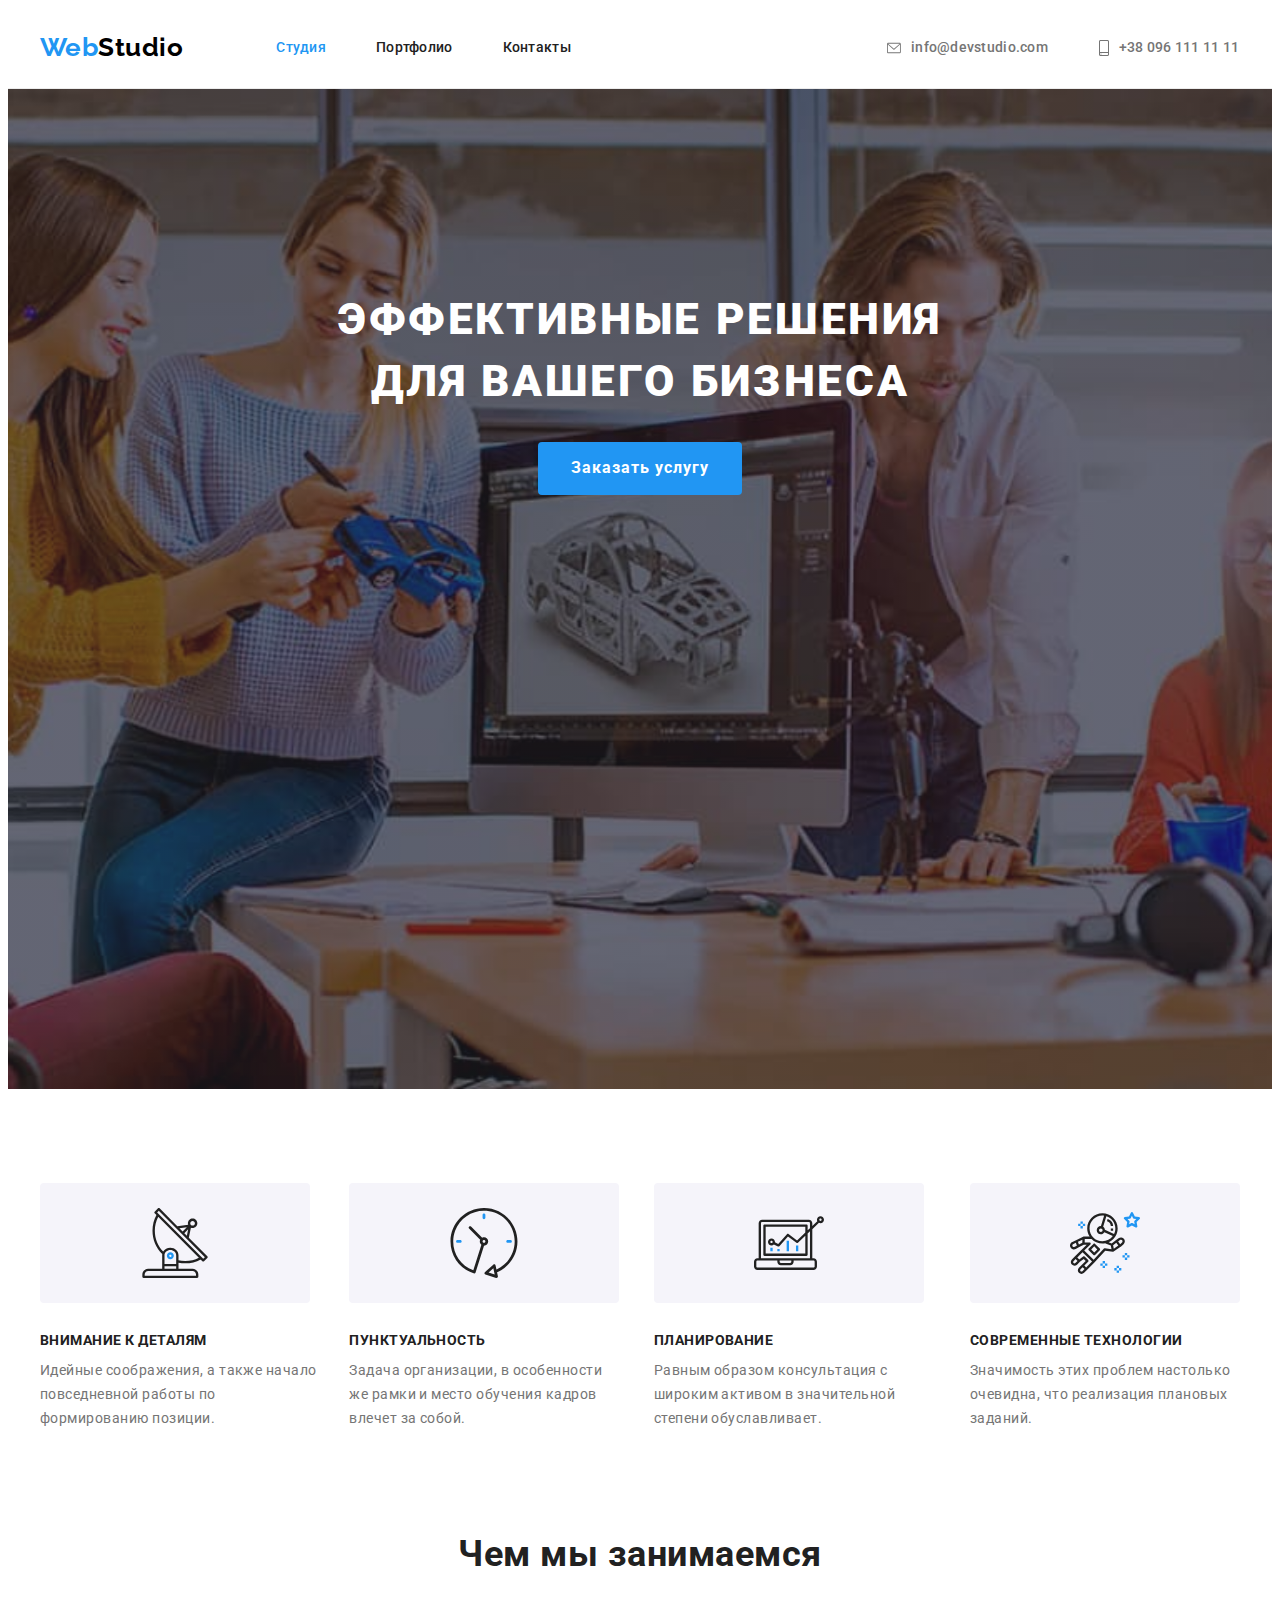
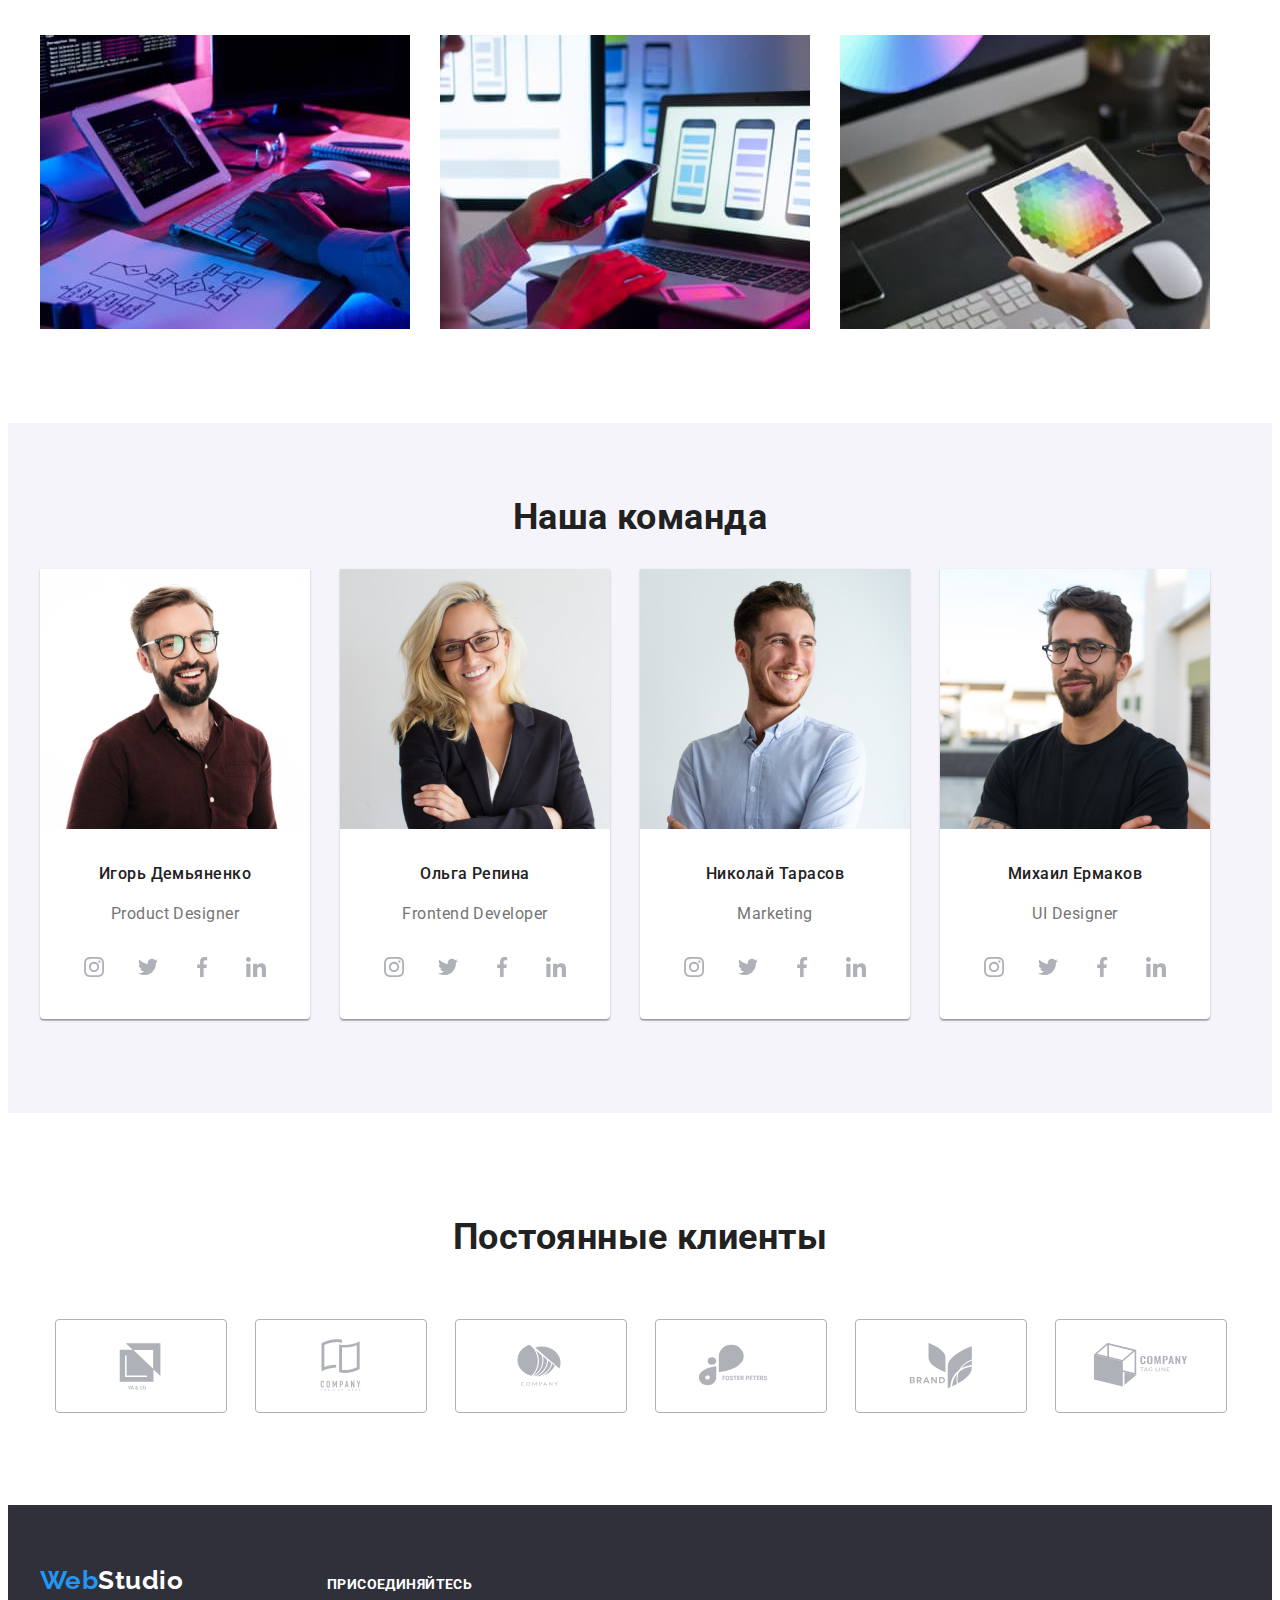
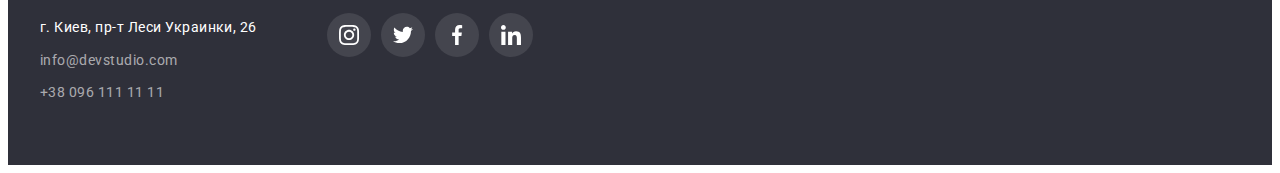
<file: index.html>
<!DOCTYPE html>
<html lang="ru">
<head>
    <meta charset="UTF-8">
    <meta http-equiv="X-UA-Compatible" content="IE=edge">
    <meta name="viewport" content="width=device-width, initial-scale=1.0">
    <link rel="preconnect" href="https://fonts.googleapis.com">
    <link rel="preconnect" href="https://fonts.gstatic.com" crossorigin>
    <link href="https://fonts.googleapis.com/css2?family=Raleway:wght@700&family=Roboto:wght@400;500;700;900&display=swap"
        rel="stylesheet">
    <title>WebStudio</title>
    <link rel="stylesheet" href="https://cdnjs.cloudflare.com/ajax/libs/modern-normalize/1.1.0/modern-normalize.min.css"
        integrity="sha512-wpPYUAdjBVSE4KJnH1VR1HeZfpl1ub8YT/NKx4PuQ5NmX2tKuGu6U/JRp5y+Y8XG2tV+wKQpNHVUX03MfMFn9Q=="
        crossorigin="anonymous" referrerpolicy="no-referrer" />
    <link rel="stylesheet" href="./css/styles.css">
</head>
<body>
    <!-- Шапка -->
    <header class="header">
      <div class="container header-nav">
        <nav class="nav">
            <a href="" class="logo link"><span class="accent">Web</span>Studio</a>
            <ul class="site-nav">
                <li class="item"><a href=""class="link current">Студия</a></li>
                <li class="item"><a href="./portfolio.html"class="link">Портфолио</a></li>
                <li class="item"><a href=""class="link">Контакты</a></li>
            </ul>
        </nav>
            <ul class="contacts">
                <li class="mail-item">
                    <a href="mailtoinfo@devstudio.com" class="mail-link link">
                        <svg class="mail-icon" width="16" height="12">
                            <use href="./images/icons.svg#icon-envelope"></use>
                        </svg>
                    info@devstudio.com</a>
                </li>
                <li class="tel-item">
                    <a href="tel:+380961111111" class="tel-link link">
                        <svg class="tel-icon" width="10" height="16">
                            <use href="./images/icons.svg#icon-smartphone"></use>
                        </svg>
                    +38 096 111 11 11
                    </a>
                </li>
            </ul>  
      </div>
    </header>

<!-- герой -->
<main>
    <section class="hero">
        <div class="container">
        <h1 class="hero-title">Эффективные решения для вашего бизнеса</h1>
        <button type="button" class="hero-button">Заказать услугу</button>
        </div>
    </section>

    <!-- преимущества -->
    <section class="section">
        <div class="container">
        <h2 class="section-features">Преимущества</h2>
        <ul class="features">
         <li class="item">
            <div class="features-link link">
                <svg class="features-icon" width="70" height="70">
                    <use href="./images/icons.svg#icon-antenna"></use>
                </svg>
            </div>
             <h3 class="features-title">Внимание к деталям</h3>
             <p class="features-text">Идейные соображения, а также начало повседневной работы по формированию позиции.</p>
         </li>
         <li class="item">
            <div class="features-link link">
            <svg class="features-icon" width="70" height="70">
                <use href="./images/icons.svg#icon-clock"></use>
            </svg>
            </div>
             <h3 class="features-title">Пунктуальность</h3>
             <p class="features-text">Задача организации, в особенности же рамки и место обучения кадров влечет за собой.</p>
         </li>
         <li class="item">
            <div class="features-link link">
            <svg class="features-icon" width="70" height="70"> 
                <use href="./images/icons.svg#icon-diagram"></use>
            </svg>
            </div>
             <h3 class="features-title">Планирование</h3>
             <p class="features-text">Равным образом консультация с широким активом в значительной степени обуславливает.</p>
         </li>
         <li class="item">
            <div class="features-link link">
            <svg class="features-icon" width="70" height="70">
                <use href="./images/icons.svg#icon-astronaut"></use>
            </svg>
            </div>
             <h3 class="features-title">Современные технологии</h3>
             <p class="features-text">Значимость этих проблем настолько очевидна, что реализация плановых заданий.</p>
         </li>
        </ul>
        </div>
    </section>
    <!-- чем мы занимаемся -->
    <section class="section no-padding-top">
        <div class="container">
        <h2 class="section-title">Чем мы занимаемся</h2>
        <ul class="working">
            <li class="item">
                <img 
                src="./images/img1(1).jpg" 
                alt="img1"
                width="370"
                height="294"
                class="img"/>
            </li>
            <li class="item">
                <img 
                src="./images/box2(1).jpg" 
                alt="img2"
                width="370"
                height="294"/>
            </li>
            <li class="item">
                <img 
                src="./images/box3(1).jpg" 
                alt="img3"
                width="370"
                height="294"/>
            </li>
        </ul>
        </div>
    </section>
<!-- наша команда -->
<section class="team">
    <div class="container">
    <h2 class="team-title">Наша команда</h2>
    <ul class="team-list">
    <li class="team-item">
        <img 
        src="./images/1(1).jpg" 
        alt="Игорь Демьяненко"
        width="270"
        height="260"/>
        <div class="team-container">
        <h3  class="team-hero">Игорь Демьяненко</h3>
        <p lang="en" class="team-text">Product Designer</p>
        <ul class="soc-list">
            <li class="soc-item">
                <a href="" class="soc-link link">
                    <svg class="soc-icon" width="20" height="20">
                        <use href="./images/icons.svg#icon-instagram"></use>
                    </svg>
                </a>
            </li>
            <li class="soc-item">
                <a href="" class="soc-link link">
                    <svg class="soc-icon" width="20" height="20">
                        <use href="./images/icons.svg#icon-twitter"></use>
                    </svg>
                </a>
            </li>
            <li class="soc-item">
                <a href="" class="soc-link link">
                    <svg class="soc-icon" width="20" height="20">
                        <use href="./images/icons.svg#icon-facebook"></use>
                    </svg>
                </a>
            </li>
            <li class="soc-item">
                <a href="" class="soc-link link">
                    <svg class="soc-icon" width="20" height="20">
                        <use href="./images/icons.svg#icon-linkedin"></use>
                    </svg>
                </a>
            </li>
        </ul>
        </div>
    </li>
    <li class="team-item">
        <img 
        src="./images/2(1).jpg" 
        alt="Ольга Репина"
        width="270"
        height="260"/>
        <div class="team-container">
        <h3 class="team-hero">Ольга Репина</h3>
        <p lang="en" class="team-text">Frontend Developer</p>
        <ul class="soc-list">
            <li class="soc-item">
                <a href="" class="soc-link link">
                    <svg class="soc-icon" width="20" height="20">
                        <use href="./images/icons.svg#icon-instagram"></use>
                    </svg>
                </a>
            </li>
            <li class="soc-item">
                <a href="" class="soc-link link">
                    <svg class="soc-icon" width="20" height="20">
                        <use href="./images/icons.svg#icon-twitter"></use>
                    </svg>
                </a>
            </li>
            <li class="soc-item">
                <a href="" class="soc-link link">
                    <svg class="soc-icon" width="20" height="20">
                        <use href="./images/icons.svg#icon-facebook"></use>
                    </svg>
                </a>
            </li>
            <li class="soc-item">
                <a href="" class="soc-link link">
                    <svg class="soc-icon" width="20" height="20">
                        <use href="./images/icons.svg#icon-linkedin"></use>
                    </svg>
                </a>
            </li>
        </ul>
        </div>
    </li>
    <li class="team-item">
        <img 
        src="./images/3(1).jpg" 
        alt="Николай Тарасов"team-item-hero
        width="270"
        height="260"/>
        <div class="team-container">
        <h3 class="team-hero">Николай Тарасов</h3>
        <p lang="en" class="team-text">Marketing</p>
        <ul class="soc-list">
            <li class="soc-item">
                <a href="" class="soc-link link">
                    <svg class="soc-icon" width="20" height="20">
                        <use href="./images/icons.svg#icon-instagram"></use>
                    </svg>
                </a>
            </li>
            <li class="soc-item">
                <a href="" class="soc-link link">
                    <svg class="soc-icon" width="20" height="20">
                        <use href="./images/icons.svg#icon-twitter"></use>
                    </svg>
                </a>
            </li>
            <li class="soc-item">
                <a href="" class="soc-link link">
                    <svg class="soc-icon" width="20" height="20">
                        <use href="./images/icons.svg#icon-facebook"></use>
                    </svg>
                </a>
            </li>
            <li class="soc-item">
                <a href="" class="soc-link link">
                    <svg class="soc-icon" width="20" height="20">
                        <use href="./images/icons.svg#icon-linkedin"></use>
                    </svg>
                </a>
            </li>
        </ul>
        </div>
    </li>
    <li class="team-item">
        <img 
        src="./images/4(1).jpg"
        alt="Михаил Ермаков"
        width="270"
        height="260"/>
        <div class="team-container">
        <h3 class="team-hero">Михаил Ермаков</h3>
        <p lang="en" class="team-text">UI Designer</p>
        <ul class="soc-list">
            <li class="soc-item">
                <a href="" class="soc-link link">
                    <svg class="soc-icon" width="20" height="20">
                        <use href="./images/icons.svg#icon-instagram"></use>
                    </svg>
                </a>
            </li>
            <li class="soc-item">
                <a href="" class="soc-link link">
                    <svg class="soc-icon" width="20" height="20">
                        <use href="./images/icons.svg#icon-twitter"></use>
                    </svg>
                </a>
            </li>
            <li class="soc-item">
                <a href="" class="soc-link link">
                    <svg class="soc-icon" width="20" height="20">
                        <use href="./images/icons.svg#icon-facebook"></use>
                    </svg>
                </a>
            </li>
            <li class="soc-item">
                <a href="" class="soc-link link">
                    <svg class="soc-icon" width="20" height="20">
                        <use href="./images/icons.svg#icon-linkedin"></use>
                    </svg>
                </a>
            </li>
        </ul>
        </div>
    </li>    
    </ul>
    </div>
</section>
<!-- Постоянные клиенты -->
<section class="clients">
    <div class="container">
        <h2 class="section-title">Постоянные клиенты</h2>
        <ul class="clients-list">
            <li class="clients-item">
                <a href="" class="clients-link link">
                    <svg class="clients-icon" width="106" height="60">
                        <use href="./images/icons.svg#icon-Logo1" ></use>
                    </svg>        
                </a>
            </li>
            <li class="clients-item">
                <a href="" class="clients-link link">
                    <svg class="clients-icon" width="106" height="60">
                        <use href="./images/icons.svg#icon-Logo2"></use>
                    </svg>
                </a>
            </li>
            <li class="clients-item">
                <a href="" class="clients-link link">
                    <svg class="clients-icon" width="106" height="60">
                        <use href="./images/icons.svg#icon-Logo3"></use>
                    </svg>
                </a>
        </li>
            <li class="clients-item">
                <a href="" class="clients-link link">
                    <svg class="clients-icon" width="106" height="60">
                        <use href="./images/icons.svg#icon-Logo4"></use>
                    </svg>
                </a>
            </li>
            <li class="clients-item">
                <a href="" class="clients-link link">
                    <svg class="clients-icon" width="106" height="60">
                        <use href="./images/icons.svg#icon-Logo5"></use>
                    </svg>
                </a>
            </li>
            <li class="clients-item">
                <a href="" class="clients-link link">
                    <svg class="clients-icon" width="106" height="60">
                        <use href="./images/icons.svg#icon-Logo6"></use>
                    </svg>
                </a>
        </li>
        </ul>
    </div>
</section>
</main>
<!-- подвал -->
<footer class="footer">
    <div class="container footer-links">
        <div class="logo-contacts">
            <a href="" class="logo-link link"><span class="accent">Web</span>Studio</a>
            <address>
                <ul class="footer-list">
                    <li class="footer-adress">
                        <a href="https://goo.gl/maps/oAPRWy6ZVn6Fgqy29" target="_blank" rel="noopener nofollow noreferrer"
                            class="adress link">г. Киев, пр-т Леси Украинки, 26</a>
                    </li>
                    <li class="footer-mail">
                        <a href="mailtoinfo@devstudio.com" class="contact-mail link">info@devstudio.com</a>
                    </li>
                    <li class="footer-tel">
                        <a href="tel:+380961111111" class="contact-tel link">+38 096 111 11 11</a>
                    </li>
                </ul>
            </address>
        </div>
    <!-- присоединяйтесь -->
    <div class="join">
        <h2 class="join-title">Присоединяйтесь</h2>
        <ul class="join-list">
            <li class="join-item">
                <a href="" class="join-link link">
                    <svg class="join-icon" width="20" height="20">
                        <use href="./images/icons.svg#icon-instagram"></use>
                    </svg>
                </a>
            </li>
            <li class="join-item">
                <a href="" class="join-link link">
                    <svg class="join-icon" width="20" height="20">
                        <use href="./images/icons.svg#icon-twitter"></use>
                    </svg>
                </a>
            </li>
            <li class="join-item">
                <a href="" class="join-link link">
                    <svg class="join-icon" width="20" height="20">
                        <use href="./images/icons.svg#icon-facebook"></use>
                    </svg>
                </a>
            </li>
            <li class="join-item">
                <a href="" class="join-link link">
                    <svg class="join-icon" width="20" height="20">
                        <use href="./images/icons.svg#icon-linkedin"></use>
                    </svg>
                </a>
            </li>
        </ul>
    </div>
    </div>
</footer>
</body>
</html>
</file>
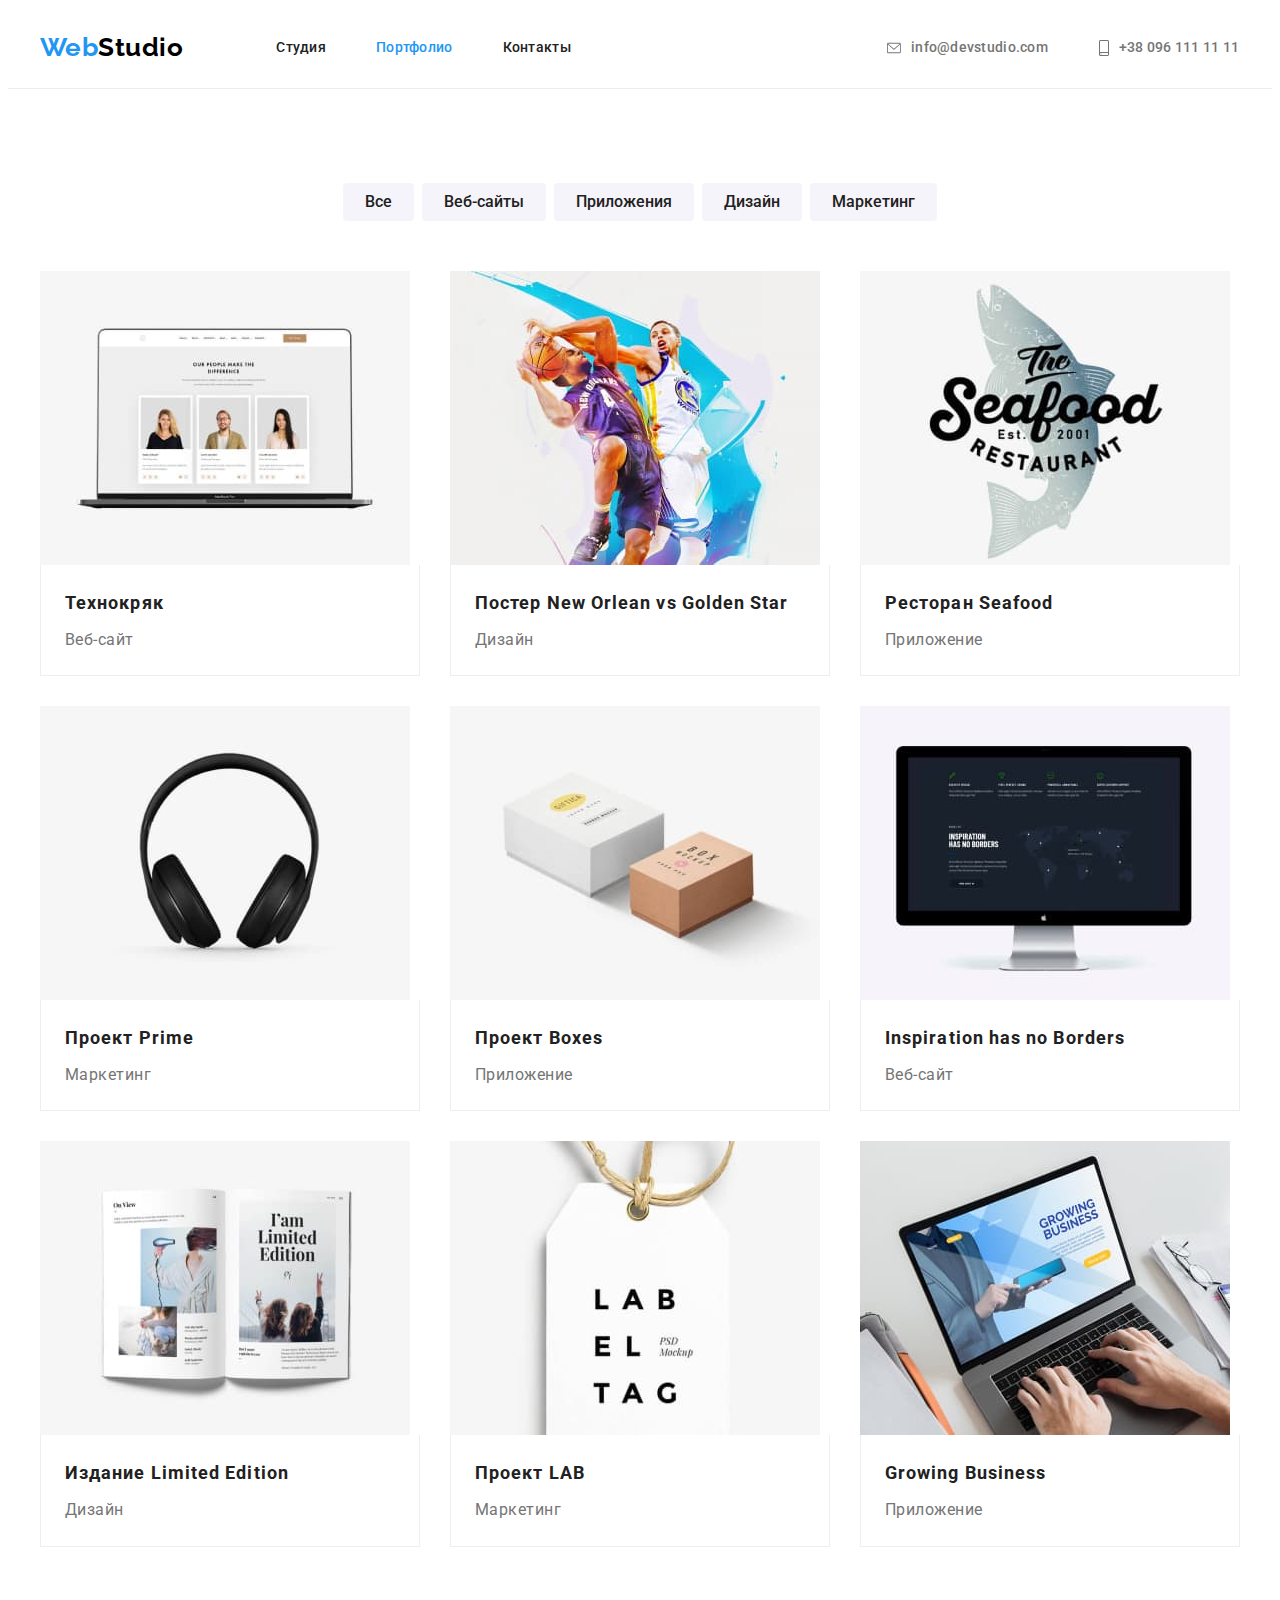
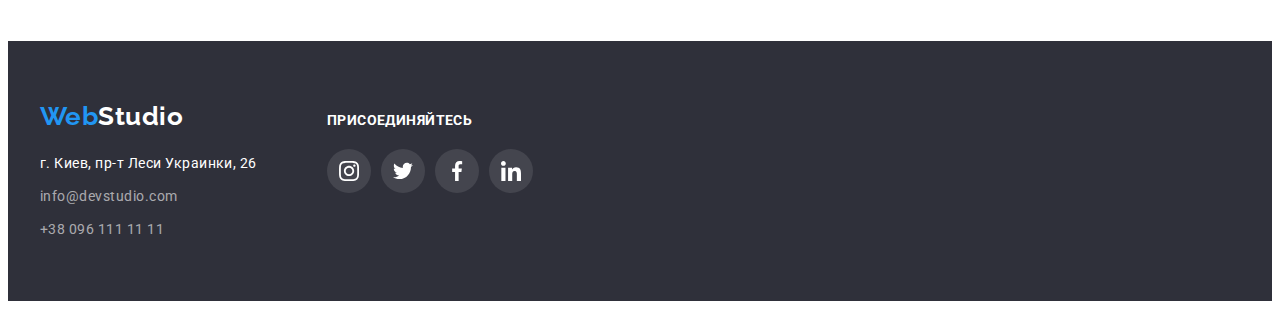
<file: portfolio.html>
<!DOCTYPE html>
<html lang="ru">

<head>
    <meta charset="UTF-8">
    <meta http-equiv="X-UA-Compatible" content="IE=edge">
    <meta name="viewport" content="width=device-width, initial-scale=1.0">
    <link rel="preconnect" href="https://fonts.googleapis.com">
    <link rel="preconnect" href="https://fonts.gstatic.com" crossorigin>
    <link
        href="https://fonts.googleapis.com/css2?family=Raleway:wght@700&family=Roboto:wght@400;500;700;900&display=swap"
        rel="stylesheet">
    <title>WebStudio</title>
    <link rel="stylesheet" href="https://cdnjs.cloudflare.com/ajax/libs/modern-normalize/1.1.0/modern-normalize.min.css"
        integrity="sha512-wpPYUAdjBVSE4KJnH1VR1HeZfpl1ub8YT/NKx4PuQ5NmX2tKuGu6U/JRp5y+Y8XG2tV+wKQpNHVUX03MfMFn9Q=="
        crossorigin="anonymous" referrerpolicy="no-referrer" />
    <link rel="stylesheet" href="./css/styles.css">
</head>
<body>
    <!-- Шапка -->
    <header class="header">
    <div class="container header-nav">
        <nav class="nav">
            <a href="" class="logo link"><span class="accent">Web</span>Studio</a>
            <ul class="site-nav">
                <li class="item"><a href="./index.html" class="link">Студия</a></li>
                <li class="item"><a href="" class="link current">Портфолио</a></li>
                <li class="item"><a href="" class="link">Контакты</a></li>
            </ul>
        </nav>
        <ul class="contacts">
            <li class="mail-item">
                <a href="mailtoinfo@devstudio.com" class="mail-link link">
                    <svg class="mail-icon" width="16" height="12">
                        <use href="./images/icons.svg#icon-envelope"></use>
                    </svg>
                    info@devstudio.com</a>
            </li>
            <li class="tel-item">
                <a href="tel:+380961111111" class="tel-link link">
                    <svg class="tel-icon" width="10" height="16">
                        <use href="./images/icons.svg#icon-smartphone"></use>
                    </svg>
                    +38 096 111 11 11
                </a>
            </li>
        </ul>
        </div>
        </header>
    <main>
        <section class="portfolio">
            <div class="container">
            <h1 class="portfolio-title">Портфолио</h1>
            <ul class="filtres-list">
                <li class="filtres-item"><button type="button" class="btn-filtres">Все</button></li>
                <li class="filtres-item"><button type="button" class="btn-filtres">Веб-сайты</button></li>
                <li class="filtres-item"><button type="button" class="btn-filtres">Приложения</button></li>
                <li class="filtres-item"><button type="button" class="btn-filtres">Дизайн</button></li>
                <li class="filtres-item"><button type="button" class="btn-filtres">Маркетинг</button></li>
            </ul>
            <ul class="work-list">
                <li class="work-item">
                    <a href="" class="card link">
                        <img src="./images//img1.jpg" 
                          alt="img1"
                          width="370"
                          height="294">
                        <div class="work-content">
                            <h2 class="work">Технокряк</h2>
                            <p class="work-text">Веб-сайт</p>
                        </div>
                    </a>
                </li>

                <li class="work-item">
                    <a href="" class="card link">
                        <img src="./images//img2.jpg" 
                           alt="img2" 
                           width="370" 
                           height="294">
                        <div class="work-content">
                            <h2 class="work">Постер New Orlean vs Golden Star</h2>
                            <p class="work-text">Дизайн</p>
                        </div>
                    </a> 
                </li>

                <li class="work-item">
                    <a href="" class="card link">
                        <img src="./images//img3.jpg" 
                          alt="img3" 
                          width="370" 
                          height="294">
                        <div class="work-content">
                            <h2 class="work">Ресторан Seafood</h2>
                            <p class="work-text">Приложение</p>
                        </div>
                    </a>
                </li>

                <li class="work-item">
                    <a href="" class="card link">
                        <img src="./images//img4.jpg" 
                        alt="img4" 
                        width="370" 
                        height="294">
                        <div class="work-content">
                            <h2 class="work">Проект Prime</h2>
                            <p class="work-text">Маркетинг</p>
                        </div>
                    </a>
                        
                </li>
                <li class="work-item">
                    <a href="" class="card link">
                        <img src="./images//img5.jpg" 
                            alt="img5" 
                            width="370" 
                            height="294">
                        <div class="work-content">
                            <h2 class="work">Проект Boxes</h2>
                            <p class="work-text">Приложение</p>
                        </div>
                    </a>
                </li>

                <li class="work-item">
                    <a href="" class="card link">
                        <img src="./images//img6.jpg" 
                        alt="img6" 
                        width="370" 
                        height="294">
                        <div class="work-content">
                            <h2 class="work">Inspiration has no Borders</h2>
                            <p class="work-text">Веб-сайт</p>
                        </div>
                    </a>
                </li>

                <li class="work-item">
                    <a href="" class="card link">
                        <img src="./images//img7.jpg" 
                        alt="img7" 
                        width="370" 
                        height="294">
                        <div class="work-content">
                            <h2 class="work">Издание Limited Edition</h2>
                            <p class="work-text">Дизайн</p>
                        </div>
                    </a>
                        
                </li>
                <li class="work-item">
                    <a href="" class="card link">
                        <img src="./images//img8.jpg" 
                        alt="img8" 
                        width="370" 
                        height="294">
                        <div class="work-content">
                            <h2 class="work">Проект LAB</h2>
                            <p class="work-text">Маркетинг</p>
                        </div>
                    </a>
                        
                </li>
                <li class="work-item">
                    <a href="" class="card link">
                        <img src="./images/img9.jpg" 
                        alt="img9" 
                        width="370" 
                        height="294">
                        <div class="work-content">
                            <h2 class="work">Growing Business</h2>
                            <p class="work-text">Приложение</p>
                        </div>
                    </a>
                </li>
            </ul>
         </div>
        </section>
    </main>
<!-- подвал -->
<footer class="footer">
    <div class="container footer-links">
        <div class="logo-contacts">
            <a href="" class="logo-link link"><span class="accent">Web</span>Studio</a>
            <address>
                <ul class="footer-list">
                    <li class="footer-adress">
                        <a href="https://goo.gl/maps/oAPRWy6ZVn6Fgqy29" target="_blank"
                            rel="noopener nofollow noreferrer" class="adress link">г. Киев, пр-т Леси Украинки, 26</a>
                    </li>
                    <li class="footer-mail">
                        <a href="mailtoinfo@devstudio.com" class="contact-mail link">info@devstudio.com</a>
                    </li>
                    <li class="footer-tel">
                        <a href="tel:+380961111111" class="contact-tel link">+38 096 111 11 11</a>
                    </li>
                </ul>
            </address>
        </div>
    <!-- присоединяйтесь -->
    <div class="join">
        <h2 class="join-title">Присоединяйтесь</h2>
        <ul class="join-list">
            <li class="join-item">
                <a href="" class="join-link link">
                    <svg class="join-icon" width="20" height="20">
                        <use href="./images/icons.svg#icon-instagram"></use>
                     </svg>
                    </a>
            </li>
            <li class="join-item">
                <a href="" class="join-link link">
                    <svg class="join-icon" width="20" height="20">
                        <use href="./images/icons.svg#icon-twitter"></use>
                    </svg>
                </a>
            </li>
            <li class="join-item">
                <a href="" class="join-link link">
                    <svg class="join-icon" width="20" height="20">
                        <use href="./images/icons.svg#icon-facebook"></use>
                    </svg>
                </a>
            </li>
            <li class="join-item">
                <a href="" class="join-link link">
                    <svg class="join-icon" width="20" height="20">
                        <use href="./images/icons.svg#icon-linkedin"></use>
                    </svg>
                </a>
            </li>
        </ul>
    </div>
    </div>
</footer>
</body>
</html>
</file>
<file: css/styles.css>
:root {
    --main-text-color:  #212121;
    --second-text-color: #757575;
    --main-title-color: #ffffff;
    --contact-text-color: rgba(255, 255, 255, 0.6);
    --accent-color: #2196F3;
    --team-background-color: #F5F4FA;
    --header-background-color: #ffffff;
    --second-background-color: #2F303A;
    --main-letter-spacing: 0.03em;
    --second-letter-spacing: 0.02em;
    --portfolio-set: 30px;
}

a,
p,
h1,
h2,
h3,
h4,
h5,
h6 {
  margin: 0;
}

ul,
ol {
  margin: 0;
  padding-left: 0;
  list-style: none;
}

body{
    color: var(--main-text-color);
    font-family: 'Roboto', sans-serif;
    letter-spacing: var(--main-letter-spacing);
}

img {
    display: block;
    max-width: 100%;
    height: auto;
}
a {
    display: block;
}

.link {
    text-decoration: none;
}
.container {
    width: 1200px;
    margin: 0 auto;
    padding-left: 15px;
    padding-right: 15px;
}

/* шапка */

.header{
    background-color: var(--header-background-color);
    border-bottom: 1px solid #ECECEC;
}

.header-nav{
    display: flex;
    align-items: center;
}

.nav{
    display: flex;
    align-items: center;
}
.logo{
    color: #000000;
    font-family: 'Raleway', sans-serif;
    font-weight: 700;
    font-size: 26px;
    line-height: 1.2;
}

.accent{
    color: var(--accent-color);
}

.site-nav{
    display: flex;
    margin-left: 93px;
}

.site-nav .item + .item{
    margin-left: 50px;
}
.site-nav .link{
    display: block;
    padding-top: 32px;
    padding-bottom: 32px;
    color: var(--main-text-color);
    font-weight: 500;
    font-size: 14px;
    line-height: 1.14;
    letter-spacing: var(--second-letter-spacing);

}
.site-nav .link:hover,
.site-nav .link:focus{
    color: var(--accent-color);
}
.site-nav .link.current{
    color: var(--accent-color);
}

.contacts{
    display: flex;
    align-items: center;
    justify-content: center;
    margin-left: auto;
}

.mail-item{
    margin-right: 50px;
    width: 161px;
    height: 16px;
}

.tel-item{
    width: 142px;
    height: 16px;
}
.mail-link, .tel-link{
    display: flex;
    align-items: center;
    justify-content: center;
    color: var(--second-text-color);
    font-weight: 500;
    font-size: 14px;
    line-height: 1.14;
    letter-spacing: var(--second-letter-spacing);
    cursor: pointer;
    }

    
.mail-item > .mail-link{
    width: 100%;
    height: 100%;
}
.mail-link:hover,
.mail-link:focus {
    color: var(--accent-color);
}
.mail-icon{
    margin-right: 10px;
    fill: currentColor;
}
.tel-item > .tel-link {
    width: 100%;
    height: 100%;
}

.tel-link:hover,
.tel-link:focus {
    color: var(--accent-color);
}

.tel-icon {
    margin-right: 10px;
    fill: currentColor;
}

/* hero */

.hero{
    max-width: 1600px;
    height: 600px;
    margin-left: auto;
    margin-right: auto;
    background-image: 
    linear-gradient(
        to right, rgba(47, 48, 58, 0.4),
        rgba(47, 48, 58, 0.4)
        ), 
    url(../images/hero.jpg);
    background-repeat: no-repeat;
    background-size: cover;
    background-position: center;
    background-color: var(--second-background-color);
    text-align: center;
    padding-top: 200px;
    padding-bottom: 200px;
}
.hero-title{
    margin-left: auto;
    margin-right: auto;
    margin-bottom: 30px;
    max-width: 696px;
    color: var(--main-title-color);
    font-weight: 900;
    font-size: 44px;
    line-height: 1.4;
    letter-spacing: 0.06em;
    text-transform: uppercase;
}
.hero-button{
    display: inline-block;
    padding: 10px 32px;
    cursor: pointer;
    color: var(--main-title-color);
    background-color: var(--accent-color);
    font-family: inherit;
    font-weight: 700;
    font-size: 16px;
    line-height: 1.9;
    text-align: center;
    letter-spacing: 0.06em;
    text-decoration: none;
    align-items: center;
    border: 1px solid transparent;
    border-radius: 4px;
}
.hero-button:hover,
.hero-button:focus{
    background-color: #188CE8;
}

/* sections */

.section{
    padding-top: 94px;
    padding-bottom: 94px;
}

.section-title{
    margin-bottom: 50px;
    color: var(--main-text-color);
    font-weight: 700;
    font-size: 36px;
    line-height: 1.7;
    text-align: center;
}

/* features */

.section-features{
    display: none;
}
.features{
    display: flex;
}

.features .item + .item{
    margin-left: 30px;
}

.features-link{
    display: flex;
    align-items: center;
    justify-content: center;
    margin-bottom: 30px;
    width: 270px;
    height: 120px;
    background-color: #F5F4FA;
    border-radius: 4px;
}

.features-icon{
    width: 70px;
    height: 70px;
}

.features-title {
    margin-bottom: 10px;
    font-weight: 700;
    font-size: 14px;
    line-height: 1.14;
    text-transform: uppercase;
}

.features-text{
    color: var(--second-text-color);
    font-size: 14px;
    line-height: 1.7;
}

/* working */

.no-padding-top{
padding-top: 0;
}

.working{
    display: flex;
}
.working .item{
    display: block;
}
.working .item + .item{
    margin-left: 30px;
}

/* team */

.team{
    padding-top: 94px;
    padding-bottom: 94px;
    background-color: var(--team-background-color);
    }

.team-title{
    margin-bottom: 50px;
    font-weight: 700;
    font-size: 36px;
    line-height: 1.16px;
    text-align: center;
}
.team-list{
    display: flex;
}

.team-item {
    background-color: #ffffff;
    box-shadow: 0px 1px 3px rgba(0, 0, 0, 0.12), 0px 1px 1px rgba(0, 0, 0, 0.14), 0px 2px 1px rgba(0, 0, 0, 0.2);
    border-radius: 0px 0px 4px 4px;
}

.team-item + .team-item{
    margin-left: 30px;
}

.team-container{
    padding-top: 30px;
    padding-bottom: 30px;
    text-align: center;
}

.team-hero{
    margin-bottom: 10px;
    font-weight: 500;
    font-size: 16px;
    line-height: 1.9;
}

.team-text{
    margin-bottom: 16px;
    color: var(--second-text-color);
    font-size: 16px;
    line-height: 1.9;
}
.soc-list{
    display: flex;
    justify-content: center;
    align-items: center;
}

.soc-item{
    width: 44px;
    height: 44px;
    margin-right: 10px;
    cursor: pointer;
}
.soc-item:last-child{
    margin-right: 0;
}
.soc-link{
    width: 100%;
    height: 100%;
    background-color:var(--header-background-color);
    border-radius: 50%;
    display: flex;
    align-items: center;
    justify-content: center;
    color: #AFB1B8;
}
.soc-icon{
    fill: currentColor;
}

.soc-link:hover,
.soc-link:focus {
    background-color: var(--accent-color);
    color: var(--header-background-color);
}

/* Постоянные клиенты */

.clients {
    padding-top: 94px;
    padding-bottom: 94px;
}

.clients-list {
    display: flex;
    align-items: center;
    justify-content: center;
}

.clients-item{
    margin-right: var(--portfolio-set);
    width: 170px;
    height: 92px;
    cursor: pointer;
}
.clients-item:last-child {
    margin-right: 0;
}

.clients-item:hover,
.clients-item:focus {
    border-color: var(--accent-color);
}

.clients-link{
    width: 100%;
    height: 100%;
    display: flex;
    align-items: center;
    justify-content: center;
    color: #AFB1B8;
    border: 1px solid #AFB1B8;
    border-radius: 4px;
}

.clients-icon{
fill: currentColor;
}

.clients-link:hover,
.clients-link:focus {
    color: var(--accent-color);
    border-color: var(--accent-color);
}

/* footer */

.footer{
    padding-top: 60px;
    padding-bottom: 60px;
    background-color: var(--second-background-color);
}
.footer-links {
    display: flex;
    align-items: baseline;
}

.logo-link{
    display: inline-block;
    margin-bottom: 20px;
    color: var(--main-title-color);
    font-family: 'Raleway', sans-serif;
    font-style: normal;
    font-weight: 700;
    font-size: 26px;
    line-height: 1.2;
}

.accent {
    color: var(--accent-color);
}

.footer-adress{
    margin-bottom: 9px;
}
.adress{
    display: inline-block;
    font-style: normal;
    color: var(--main-title-color);
    font-size: 14px;
    line-height: 1.7;
}

.adress:hover,
.adress:focus {
    color: var(--accent-color);
}

.footer-mail{
    margin-bottom: 9px;
}
.contact-mail{
    display: inline-block;
    font-style: normal;
    color: var(--contact-text-color);
    font-size: 14px;
    line-height: 1.7;
} 

.contact-tel {
    display: inline-block;
    font-style: normal;
    color: var(--contact-text-color);
    font-size: 14px;
    line-height: 1.7;
}

.contact-mail:hover,
.contact-mail:focus,
.contact-tel:hover,
.contact-tel:focus{
    color: var(--accent-color);
}

/* Присоединяйтесь */

.join{
    margin-left: 70px;
}

.join-title{
    margin-bottom: 20px;
    font-weight: 700;
    font-size: 14px;
    line-height: 1.14;
    letter-spacing: var(--main-letter-spacing);
    text-transform: uppercase;
    color: var(--header-background-color);
}

.join-list {
    display: flex;
}

.join-item {
    width: 44px;
    height: 44px;
    margin-right: 10px;
    cursor: pointer;
}

.join-item:last-child {
    margin-right: 0;
}

.join-link {
    width: 100%;
    height: 100%;
    background-color: rgba(255, 255, 255, 0.1);
    border-radius: 50%;
    display: flex;
    align-items: center;
    justify-content: center;
    color: var(--header-background-color);
}

.join-icon {
    fill: currentColor;
}

.join-link:hover,
.join-link:focus {
    background-color: var(--accent-color);
}

/* portfolio */

.portfolio {
    padding-top: 94px;
    padding-bottom: 94px;
}

.portfolio-title {
    display: none;
}

.filtres-list {
    margin-bottom: 50px;
    text-align: center;
    display: flex;
    justify-content: center;
}

.filtres-item+.filtres-item {
    margin-left: 8px;
}

.btn-filtres {
    display: inline-block;
    padding: 6px 22px;
    background-color: var(--team-background-color);
    color: var(--main-text-color);
    font-family: inherit;
    font-weight: 500;
    font-size: 16px;
    line-height: 1.6;
    text-align: center;
    cursor: pointer;
    border-radius: 4px;
    border: none;
}

.btn-filtres:hover,
.btn-filtres:focus {
    background-color: var(--accent-color);
    color: var(--main-title-color);
    box-shadow: 0px 3px 1px rgba(0, 0, 0, 0.1), 0px 1px 2px rgba(0, 0, 0, 0.08), 0px 2px 2px rgba(0, 0, 0, 0.12);
}


.work-list {
    display: flex;
    flex-wrap: wrap;
    margin-left: calc(-1 * var(--portfolio-set));
    margin-top: calc(-1 * var(--portfolio-set));
}

.work-item {
    flex-basis: calc(100%/3 - var(--portfolio-set));
    margin-left: var(--portfolio-set);
    margin-top: var(--portfolio-set);
    background: var(--header-background-color);
}

.card:hover, .card:focus {
    background: #FFFFFF;
    box-shadow: 0px 1px 1px rgba(0, 0, 0, 0.12), 0px 4px 4px rgba(0, 0, 0, 0.06), 1px 4px 6px rgba(0, 0, 0, 0.16);
}
.work-content {
    padding: 20px 24px;
    border-right: 1px solid #EEEEEE;
    border-bottom: 1px solid #EEEEEE;
    border-left: 1px solid #EEEEEE;
}

.work {
    margin-bottom: 4px;
    font-weight: 700;
    font-size: 18px;
    line-height: 2;
    letter-spacing: 0.06em;
    color: var(--main-text-color);
}

.work-text {
    color: var(--second-text-color);
    font-size: 16px;
    line-height: 1.9;
}
</file>
